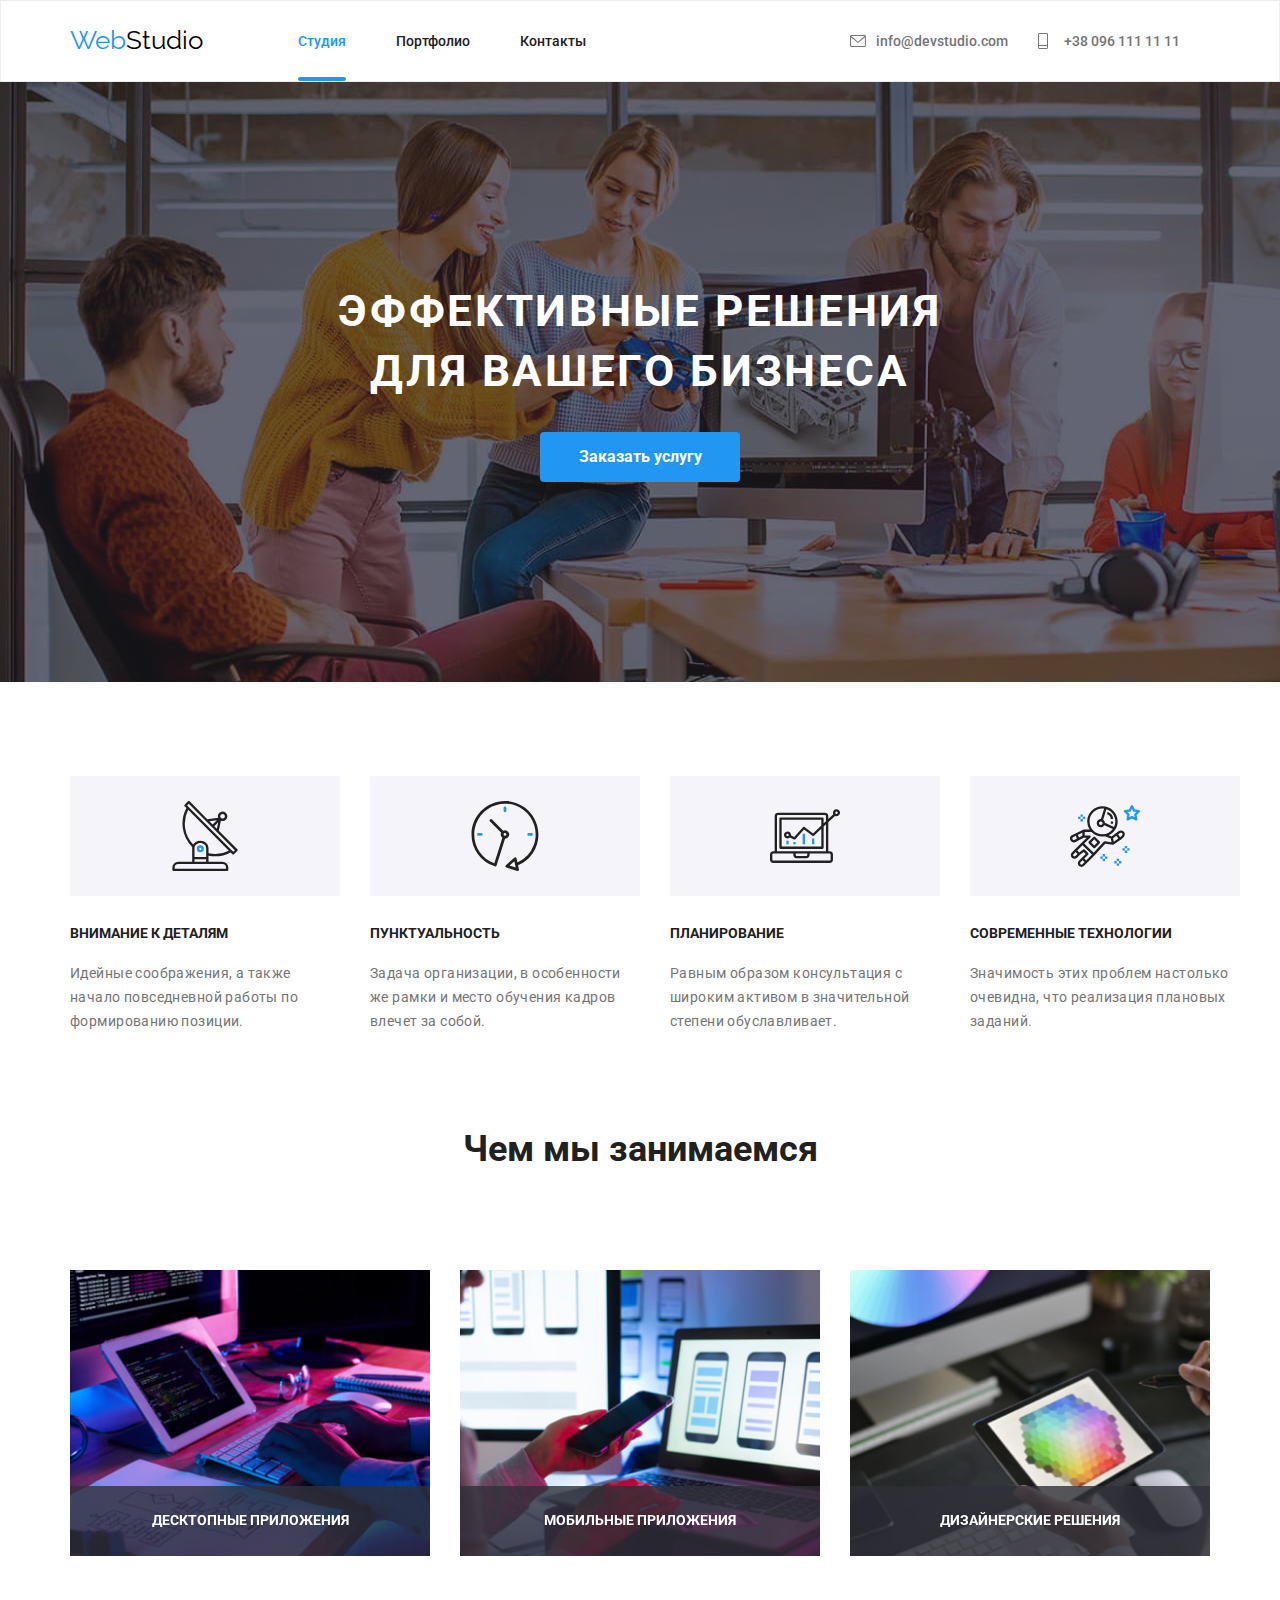
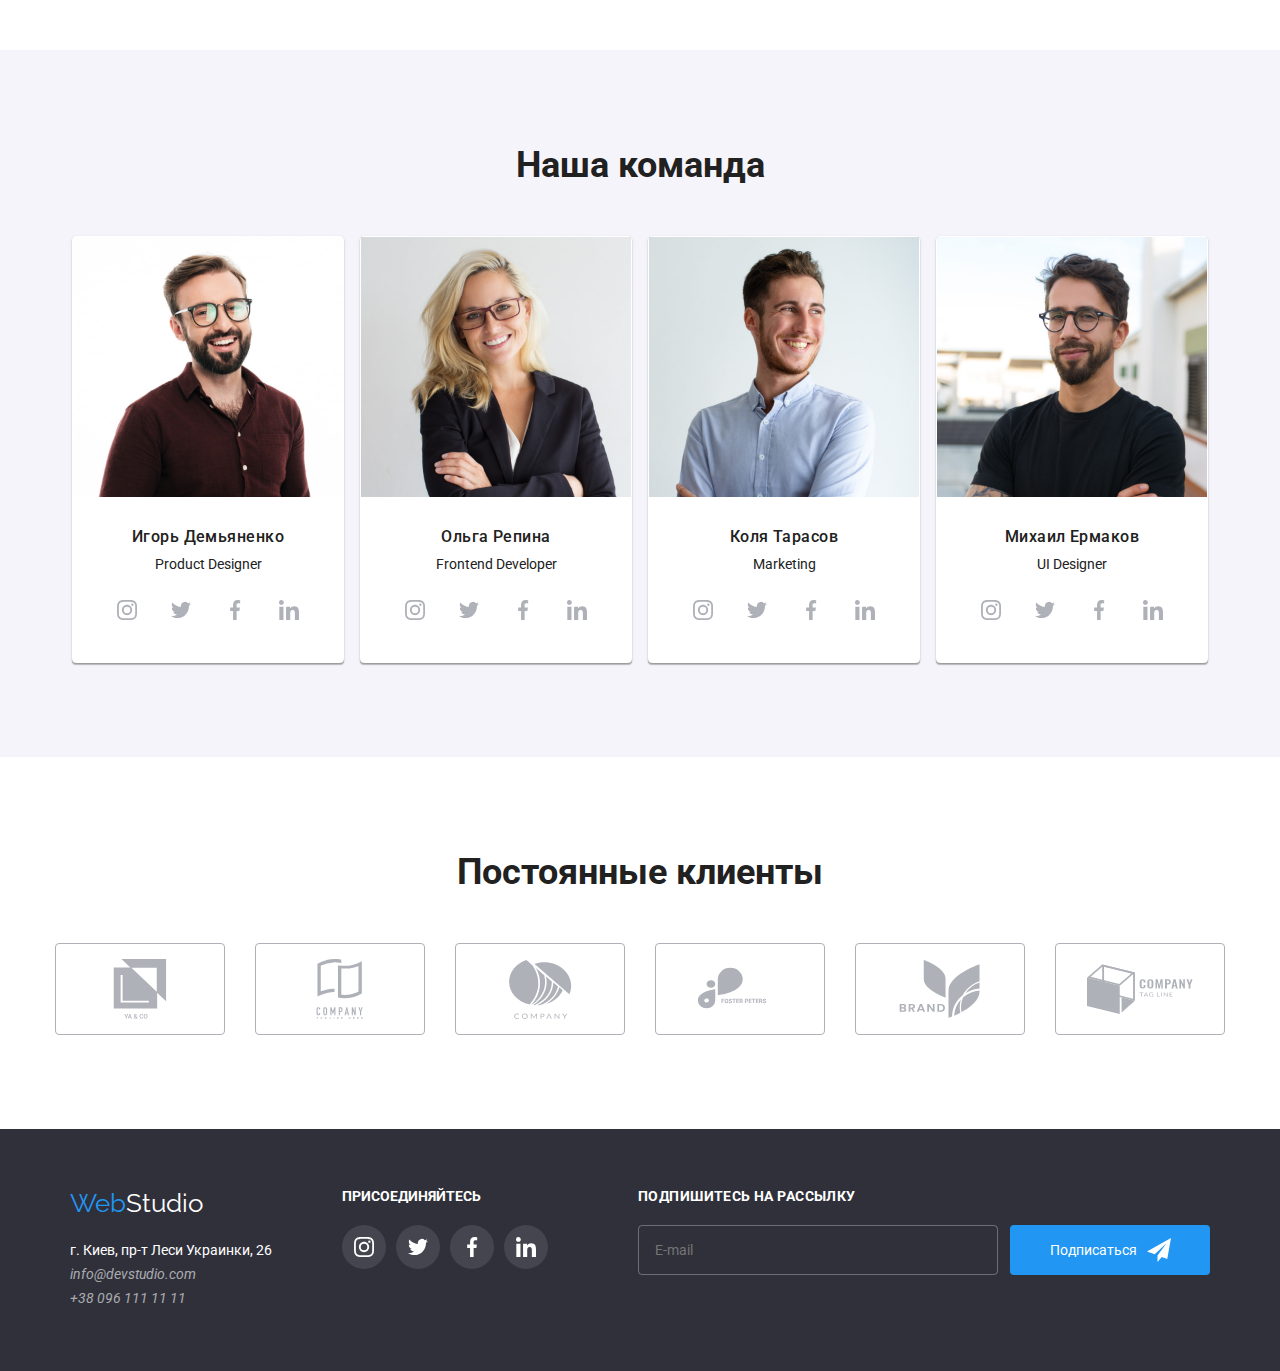
<file: index.html>
<!DOCTYPE html>
<html lang="ru">
  <head>
    <meta charset="UTF-8" />
    <meta http-equiv="X-UA-Compatible" content="IE=edge" />
    <meta name="viewport" content="width=device-width, initial-scale=1.0" />
    <title>Document</title>
    <!-- Шрифты -->
    <link
      href="https://fonts.googleapis.com/css2?family=Raleway:wght@700&family=Roboto:wght@400;500;700;900&display=swap"
      rel="stylesheet"
    />
    <!-- Нормализация -->
    <link
      rel="stylesheet"
      href="https://cdnjs.cloudflare.com/ajax/libs/modern-normalize/1.1.0/modern-normalize.min.css"
    />
    <!-- Стили CSS -->
    <link rel="stylesheet" href="./css/main.min.css">
  </head>
  <body>
    <!-- Шапка сайта -->

    <header class="page-header">

      <!-- logo сайта -->

      <div class="main-nav container">
        <a href="./index.html" class="logo"
          ><span class="logo-color">Web</span>Studio</a
        >

        <!-- Навигация сайта -->

        <nav>
          <ul class="site-nav">
            <li class="site-nav__item">
              <a href="./index.html" class="site-nav__studio-btn current site-nav__link">Студия</a>
            </li>
            <li class="site-nav__item">
              <a href="./portfolio.html" class="site-nav__portfolio-btn site-nav__link">Портфолио</a>
            </li>
            <li class="site-nav__item">
              <a href="" class="site-nav__contacts-btn site-nav__link">Контакты</a>
            </li>
          </ul>
        </nav>

        <!-- Контакты -->

        <ul class="contacts-nav-header">
          <li class="contacts-nav-header__item">
            <a href="mailto:info@devstudio.com" class="contacts-nav-header__mail-btn">
              <svg class="contacts-nav-header__icon-contacts-mail">
                <use
                  href="./images/icon/icons.svg#icon-mail"
                  width="16"
                  height="12"
                ></use>
              </svg>
              info@devstudio.com</a
            >
          </li>
          <li class="contacts-nav-header__item">
            <a href="tel:+380961111111" class="contacts-nav-header__tel-btn">
              <svg class="contacts-nav-header__icon-contacts-phone">
                <use
                  href="./images/icon/icons.svg#icon-Phone"
                  width="10"
                  height="16"
                ></use>
              </svg>
              +38 096 111 11 11</a
            >
          </li>
        </ul>
      </div>
    </header>

    <!-- Уникальный контент -->

    <main>
      <section class="hero overlay">
        <div class="container">
          <h1 class="hero__title">Эффективные решения для вашего бизнеса</h1>
          <button type="button" class="hero-btn" data-modal-open>
            Заказать услугу
          </button>
        </div>

        <!-- Модальное окно -->

        <div class="backdrop is-hidden" data-modal>
          <div class="modal">
            <button type="button" class="modal__close-modal-btn" data-modal-close>
              <svg height="18" width="18">
                <use href="./images/icon/icons.svg#icon-close"></use>
              </svg>
            </button>
            <b class="modal__application"
              >Оставьте свои данные, мы вам перезвоним</b
            >
            <form class="modal__application-form">
              <label for="user-name" class="modal__form-name">
                Имя
                <input type="name" name="user-name" class="modal__form-field" id="user-name"/>
                <svg width="18" height="18" class="modal__icon-form">
                  <use href="./images/icon/icons.svg#icon-person-form"></use>
                </svg>
              </label>
              <label for="tel" class="modal__form-tel">
                Телефон
                <input type="text" class="modal__form-field" name="user-tel" id="tel"/>
                <svg width="18" height="18" class="modal__icon-form">
                  <use href="./images/icon/icons.svg#icon-tel-form"></use>
                </svg>
              </label>
              <label for="mail" class="modal__form-mail">
                Почта
                <input type="text" class="modal__form-field" name="user-mail" id="mail"/>
                <svg width="18" height="18" class="modal__icon-form">
                  <use href="./images/icon/icons.svg#icon-mail-form"></use>
                </svg>
              </label>
              <label for="comment" class="modal__form-comment">
                Комментарий
                <textarea
                  name="user-comment"
                  id="comment"
                  rows="10"
                  placeholder="Введите текст"
                  class="modal__comment-form"
                ></textarea>
              </label>
              <label for="checkbox" class="modal__form-checkbox">
                <input
                  type="checkbox"
                  class="checkbox-btn visually-hidden"
                  id="checkbox"
                  name="form-checkbox"
                />
                <span class="modal__custom-checkbox">
                  <svg width="16" height="15" class="modal__custom-checkbox-icon">
                    <use href="./images/icon/icons.svg#icon-check"></use>
                  </svg>
                </span>
                <span class="modal__conditions">
                  Соглашаюсь с рассылкой и принимаю
                  <a href="" class="modal__conditions-link">Условия договора</a>
                </span>
              </label>
              <button type="submit" class="modal__btn-submit">Отправить</button>
            </form>
            
          </div>
        </div>
      </section>

      <!-- Преимущества -->

      <section class="section">
        <div class="container">
          <h2 hidden>Преимущества</h2>
          <ul class="advantages">
            <li class="advantages__info">
              <div class="advantages__icon">
                <svg class="advantages__icon-file">
                  <use
                    href="./images/icon/icons.svg#icon-antenna"
                    width="70"
                    height="70"
                  ></use>
                </svg>
              </div>
              <h3 class="advantages__title">ВНИМАНИЕ К ДЕТАЛЯМ</h3>
              <p class="advantages__text">
                Идейные соображения, а также начало повседневной работы по
                формированию позиции.
              </p>
            </li>
            <li class="advantages__info">
              <div class="advantages__icon">
                <svg class="advantages__icon-file">
                  <use
                    href="./images/icon/icons.svg#icon-clock"
                    width="70"
                    height="70"
                  ></use>
                </svg>
              </div>
              <h3 class="advantages__title">ПУНКТУАЛЬНОСТЬ</h3>
              <p class="advantages__text">
                Задача организации, в особенности же рамки и место обучения
                кадров влечет за собой.
              </p>
            </li>
            <li class="advantages__info">
              <div class="advantages__icon">
                <svg class="advantages__icon-file">
                  <use
                    href="./images/icon/icons.svg#icon-diagram"
                    width="70"
                    height="70"
                  ></use>
                </svg>
              </div>
              <h3 class="advantages__title">ПЛАНИРОВАНИЕ</h3>
              <p class="advantages__text">
                Равным образом консультация с широким активом в значительной
                степени обуславливает.
              </p>
            </li>
            <li class="advantages__info">
              <div class="advantages__icon">
                <svg class="advantages__icon-file">
                  <use
                    href="./images/icon/icons.svg#icon-astronaut"
                    width="70"
                    height="70"
                  ></use>
                </svg>
              </div>
              <h3 class="advantages__title">СОВРЕМЕННЫЕ ТЕХНОЛОГИИ</h3>
              <p class="advantages__text">
                Значимость этих проблем настолько очевидна, что реализация
                плановых заданий.
              </p>
            </li>
          </ul>
        </div>
      </section>

      <!-- Чем мы занимаемся -->

      <section class="section our-work">
        <div class="container">
          <h3 class="our-work__title">Чем мы занимаемся</h3>
          <ul class="our-work__list">
            <li class="our-work__image">
              <img
                src="./images/img.jpg"
                alt="руки на клавиатуре и написанный код на мониторе"
                width="370"
                height="294"
                class="our-work__picture"
              />
              <p class="our-work__developments">Десктопные приложения</p>
            </li>
            <li class="our-work__image">
              <img
                src="./images/img-2.jpg"
                alt="Телефон и ноутбук"
                width="370"
                height="294"
                class="our-work__picture"
              />
              <p class="our-work__developments">Мобильные приложения</p>
            </li>
            <li class="our-work__image">
              <img
                src="./images/img-3.jpg"
                alt="Палитра цветов на планшете"
                width="370"
                height="294"
                class="our-work__picture"
              />
              <p class="our-work__developments">Дизайнерские решения</p>
            </li>
          </ul>
        </div>
      </section>

      <!-- Наша команда -->

      <section class="our-team-section">
        <div class="container our-team">
          <h2 class="our-team__title">Наша команда</h2>
          <ul class="our-team__list">
            <li class="our-team-card">
              <img
                src="./images/team/демьяненко_игорь.jpg"
                alt="Демьяненко Игорь"
                width="270"
                height="260"
                class="our-team-card__photo"
              />
              <div class="our-team-card__name">
                <h3 class="our-team-card__workers">Игорь Демьяненко</h3>
                <p lang="en" class="our-team-card__position">Product Designer</p>
                <ul class="our-team-card__socials list">
                  <li class="our-team-card__social-item">
                    <a href="" class="our-team-card__network-link" aria-label="Социальная сеть"
                      ><svg class="our-team-card__icon-network">
                        <use
                          href="./images/icon/icons.svg#icon-instagram"
                          width="20"
                          height="20"
                        ></use></svg>
                    </a>
                  </li>
                  <li class="our-team-card__social-item">
                    <a
                      href=""
                      class="our-team-card__network-link"
                      aria-label="Социальная сеть"
                    >
                      <svg class="our-team-card__icon-network">
                        <use
                          href="./images/icon/icons.svg#icon-twitter"
                          width="20"
                          height="20"
                        ></use></svg>
                    </a>
                  </li>
                  <li class="our-team-card__social-item">
                    <a href="" class="our-team-card__network-link" aria-label="Социальная сеть"
                      ><svg class="our-team-card__icon-network">
                        <use
                          href="./images/icon/icons.svg#icon-facebook"
                          width="20"
                          height="20"
                        ></use></svg>
                    </a>
                  </li>
                  <li class="our-team-card__social-item">
                    <a href="" class="our-team-card__network-link" aria-label="Социальная сеть"
                      ><svg class="our-team-card__icon-network">
                        <use
                          href="./images/icon/icons.svg#icon-linkedin"
                          width="20"
                          height="20"
                        ></use></svg>
                    </a>
                  </li>
                </ul>
              </div>
            </li>
            <li class="our-team-card">
              <img
                src="./images/team/репина_ольга.jpg"
                alt="Репина Ольга"
                width="270"
                height="260"
                class="our-team-card__photo"
              />
              <div class="our-team-card__name">
                <h3 class="our-team-card__workers">Ольга Репина</h3>
                <p lang="en" class="our-team-card__position">Frontend Developer</p>
                <ul class="our-team-card__socials list">
                  <li class="our-team-card__social-item">
                    <a href="" class="our-team-card__network-link" aria-label="Социальная сеть"
                      ><svg class="our-team-card__icon-network">
                        <use
                          href="./images/icon/icons.svg#icon-instagram"
                          width="20"
                          height="20"
                        ></use></svg>
                    </a>
                  </li>
                  <li class="our-team-card__social-item">
                    <a href="" class="our-team-card__network-link" aria-label="Социальная сеть"
                      ><svg class="our-team-card__icon-network">
                        <use
                          href="./images/icon/icons.svg#icon-twitter"
                          width="20"
                          height="20"
                        ></use></svg>
                    </a>
                  </li>
                  <li class="our-team-card__social-item">
                    <a href="" class="our-team-card__network-link" aria-label="Социальная сеть"
                      ><svg class="our-team-card__icon-network">
                        <use
                          href="./images/icon/icons.svg#icon-facebook"
                          width="20"
                          height="20"
                        ></use></svg>
                    </a>
                  </li>
                  <li class="our-team-card__social-item">
                    <a href="" class="our-team-card__network-link" aria-label="Социальная сеть"
                      ><svg class="our-team-card__icon-network">
                        <use
                          href="./images/icon/icons.svg#icon-linkedin"
                          width="20"
                          height="20"
                        ></use></svg>
                    </a>
                  </li>
                </ul>
              </div>
            </li>
            <li class="our-team-card">
              <img
                src="./images/team/тарасов_николай.jpg"
                alt="Тарасов Николай"
                width="270"
                height="260"
                class="our-team-card__photo"
              />
              <div class="our-team-card__name">
                <h3 class="our-team-card__workers">Коля Тарасов</h3>
                <p lang="en" class="our-team-card__position">Marketing</p>
                <ul class="our-team-card__socials list">
                  <li class="our-team-card__social-item">
                    <a href="" class="our-team-card__network-link" aria-label="Социальная сеть"
                      ><svg class="our-team-card__icon-network">
                        <use
                          href="./images/icon/icons.svg#icon-instagram"
                          width="20"
                          height="20"
                        ></use></svg>
                    </a>
                  </li>
                  <li class="our-team-card__social-item">
                    <a href="" class="our-team-card__network-link" aria-label="Социальная сеть"
                      ><svg class="our-team-card__icon-network">
                        <use
                          href="./images/icon/icons.svg#icon-twitter"
                          width="20"
                          height="20"
                        ></use></svg>
                    </a>
                  </li>
                  <li class="our-team-card__social-item">
                    <a href="" class="our-team-card__network-link" aria-label="Социальная сеть"
                      ><svg class="our-team-card__icon-network">
                        <use
                          href="./images/icon/icons.svg#icon-facebook"
                          width="20"
                          height="20"
                        ></use></svg>
                    </a>
                  </li>
                  <li class="our-team-card__social-item">
                    <a href="" class="our-team-card__network-link" aria-label="Социальная сеть"
                      ><svg class="our-team-card__icon-network">
                        <use
                          href="./images/icon/icons.svg#icon-linkedin"
                          width="20"
                          height="20"
                        ></use></svg>
                    </a>
                  </li>
                </ul>
              </div>
            </li>
            <li class="our-team-card">
              <img
                src="./images/team/ермаков_михаил.jpg"
                alt="Ермаков Михаил"
                width="270"
                height="260"
                class="our-team-card__photo"
              />
              <div class="our-team-card__name">
                <h3 class="our-team-card__workers">Михаил Ермаков</h3>
                <p lang="en" class="our-team-card__position">UI Designer</p>
                <ul class="our-team-card__socials list">
                  <li class="our-team-card__social-item">
                    <a href="" class="our-team-card__network-link" aria-label="Социальная сеть"
                      ><svg class="our-team-card__icon-network">
                        <use
                          href="./images/icon/icons.svg#icon-instagram"
                          width="20"
                          height="20"
                        ></use></svg>
                    </a>
                  </li>
                  <li class="our-team-card__social-item">
                    <a href="" class="our-team-card__network-link" aria-label="Социальная сеть"
                      ><svg class="our-team-card__icon-network">
                        <use
                          href="./images/icon/icons.svg#icon-twitter"
                          width="20"
                          height="20"
                        ></use></svg>
                    </a>
                  </li>
                  <li class="our-team-card__social-item">
                    <a href="" class="our-team-card__network-link" aria-label="Социальная сеть"
                      ><svg class="our-team-card__icon-network">
                        <use
                          href="./images/icon/icons.svg#icon-facebook"
                          width="20"
                          height="20"
                        ></use></svg>
                    </a>
                  </li>
                  <li class="our-team-card__social-item">
                    <a href="" class="our-team-card__network-link" aria-label="Социальная сеть"
                      ><svg class="our-team-card__icon-network">
                        <use
                          href="./images/icon/icons.svg#icon-linkedin"
                          width="20"
                          height="20"
                        ></use></svg>
                    </a>
                  </li>
                </ul>
              </div>
            </li>
          </ul>
        </div>
      </section>

      <!-- Постоянные клиенты -->

      <section class="section">
        <div class="regular-clients">
          <h2 class="regular-clients__title">Постоянные клиенты</h2>
        <ul class="regular-clients__list">
          <li class="regular-clients__item">
            <svg class="regular-clients__logo">
              <use
                href="./images/icon/icons.svg#icon-client-1"
                width="106"
                height="60"
              ></use>
            </svg>
          </li>
          <li class="regular-clients__item">
            <svg class="regular-clients__logo">
              <use
                href="./images/icon/icons.svg#icon-client-2"
                width="106"
                height="60"
              ></use>
            </svg>
          </li>
          <li class="regular-clients__item">
            <svg class="regular-clients__logo">
              <use
                href="./images/icon/icons.svg#icon-client-3"
                width="106"
                height="60"
              ></use>
            </svg>
          </li>
          <li class="regular-clients__item">
            <svg class="regular-clients__logo">
              <use
                href="./images/icon/icons.svg#icon-client-4"
                width="106"
                height="60"
              ></use>
            </svg>
          </li>
          <li class="regular-clients__item">
            <svg class="regular-clients__logo">
              <use
                href="./images/icon/icons.svg#icon-client-5"
                width="106"
                height="60"
              ></use>
            </svg>
          </li>
          <li class="regular-clients__item">
            <svg class="regular-clients__logo">
              <use
                href="./images/icon/icons.svg#icon-client-6"
                width="106"
                height="60"
              ></use>
            </svg>
          </li>
        </ul>
        </div>
      </section>
    </main>

    <!-- Подвал -->

    <footer class="footer">
      <div class="container footer__container">
        <div class="footer__contacts">
          <a href="./index.html" class="logo footer-logo"
            ><span class="logo-color">Web</span
            ><span class="footer-logo-color">Studio</span></a
          >

          <!-- Контакты -->
          <address>
            <ul class="contacts-nav-footer">
              <li class="contacts-nav-footer__navigation">г. Киев, пр-т Леси Украинки, 26</li>
              <li>
                <a href="mailto:info@devstudio.com" class="contacts-nav-footer__mail-btn"
                  >info@devstudio.com</a
                >
              </li>
              <li>
                <a href="tel:+380961111111" class="contacts-nav-footer__tel-btn"
                  >+38 096 111 11 11</a
                >
              </li>
            </ul>
          </address>
        </div>
        <div class="social-footer">
          <p class="social-footer__title">присоединяйтесь</p>
          <ul class="social-footer__list">
            <li class="social-footer__item">
              <a href="" class="social-footer__link">
                <svg class="social-footer__icon">
                  <use
                    href="./images/icon/icons.svg#icon-instagram"
                    width="20"
                    height="20"
                    aria-label="instagram"
                  ></use></svg>
              </a>
            </li>
            <li class="social-footer__item">
              <a href="" class="social-footer__link"
                ><svg class="social-footer__icon">
                  <use
                    href="./images/icon/icons.svg#icon-twitter"
                    width="20"
                    height="20"
                    aria-label="twitter"
                  ></use></svg>
                </a>
            </li>
            <li class="social-footer__item">
              <a href="" class="social-footer__link"
                ><svg class="social-footer__icon">
                  <use
                    href="./images/icon/icons.svg#icon-facebook"
                    width="20"
                    height="20"
                    aria-label="facebook"
                  ></use></svg>
              </a>
            </li>
            <li class="social-footer__item">
              <a href="" class="social-footer__link">
                <svg class="social-footer__icon">
                  <use
                    href="./images/icon/icons.svg#icon-linkedin"
                    width="20"
                    height="20"
                    aria-label="linkedin"
                  ></use></svg>
              </a>
            </li>
          </ul>
        </div>
        <div class="form-footer">
          <p class="form-footer__text">Подпишитесь на рассылку</p>
          <div class="form-footer__subscribe">
            <form class="form-footer__email">
              <input
                type="email"
                name="email"
                placeholder="E-mail"
                class="form-footer__email-input"
              />
            </form>
            <button type="button" class="subscribe-btn">
              Подписаться
              <svg height="24" width="24" class="subscribe-btn__icon">
                <use href="./images/icon/icons.svg#icon-telegram"></use>
              </svg>
            </button>
          </div>
        </div>
      </div>
    </footer>
    <script src="./js/modal.js"></script>
  </body>
</html>
</file>
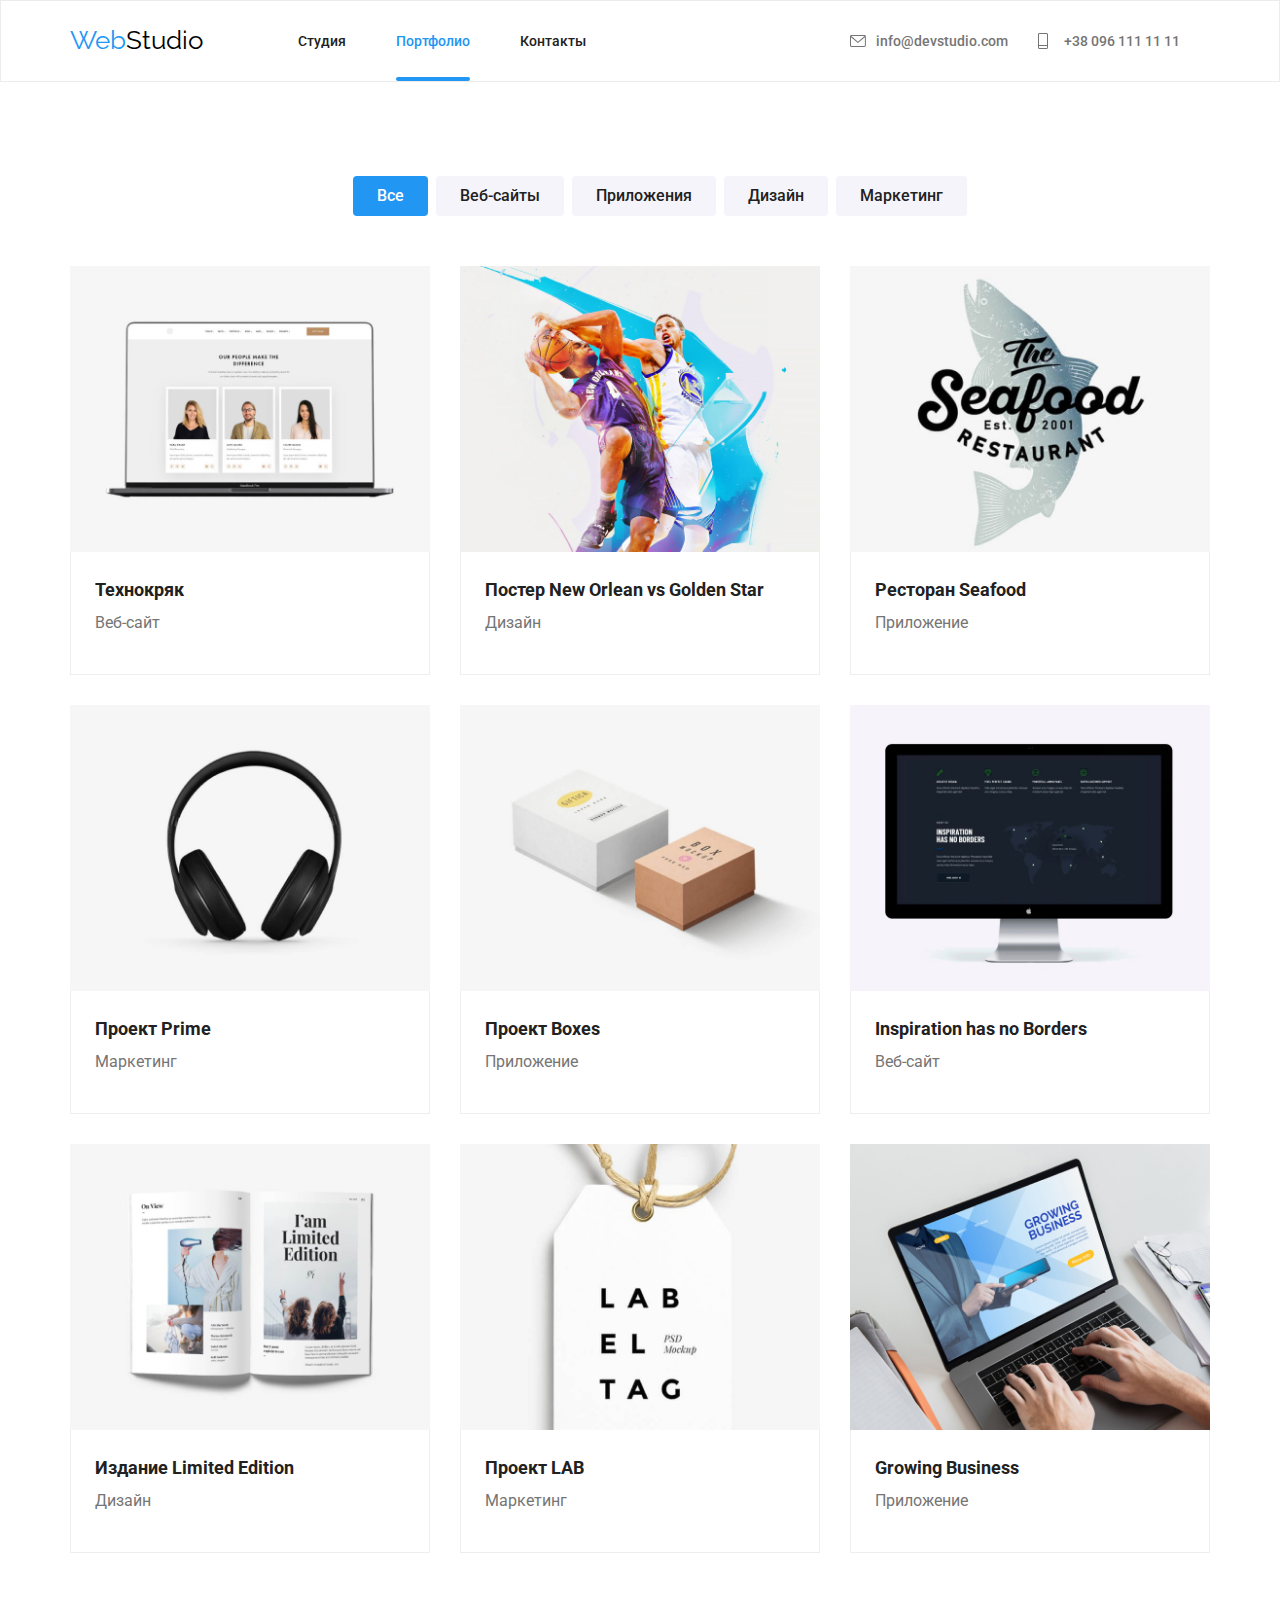
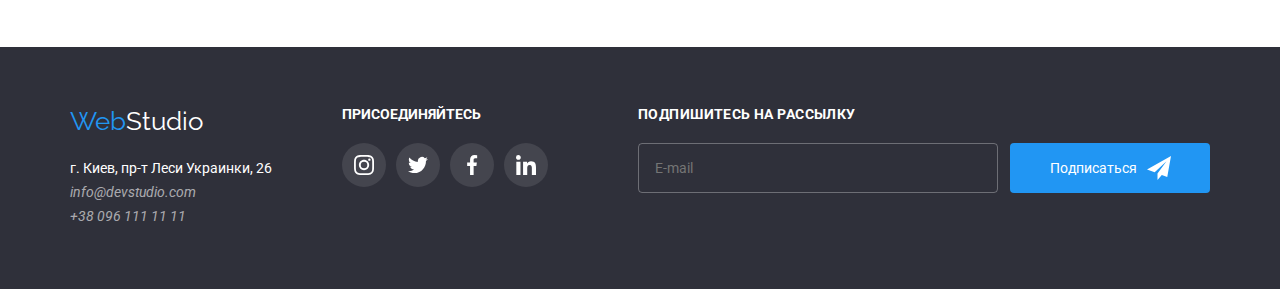
<file: portfolio.html>
<!DOCTYPE html>
<html lang="ru">
  <head>
    <meta charset="UTF-8" />
    <meta http-equiv="X-UA-Compatible" content="IE=edge" />
    <meta name="viewport" content="width=device-width, initial-scale=1.0" />
    <title>Document</title>

    <!-- Шрифты -->

    <link
      href="https://fonts.googleapis.com/css2?family=Raleway:wght@700&family=Roboto:wght@400;500;700;900&display=swap"
      rel="stylesheet"
    />

    <!-- Нормализация -->

    <link
      rel="stylesheet"
      href="https://cdnjs.cloudflare.com/ajax/libs/modern-normalize/1.1.0/modern-normalize.min.css"
    />

    <!-- Стили CSS -->

    <link rel="stylesheet" href="./css/main.min.css">
  </head>
  <body>
    <!-- Шапка сайта -->

    <header class="page-header">

      <!-- logo сайта -->

      <div class="main-nav container">
        <a href="./index.html" class="logo"
          ><span class="logo-color">Web</span>Studio</a
        >

        <!-- Навигация сайта -->

        <nav>
          <ul class="site-nav">
            <li class="site-nav__item">
              <a href="./index.html" class="site-nav__studio-btn site-nav__link">Студия</a>
            </li>
            <li class="site-nav__item">
              <a href="./portfolio.html" class="site-nav__portfolio-btn site-nav__link current"
                >Портфолио</a
              >
            </li>
            <li class="site-nav__item">
              <a href="" class="site-nav__contacts-btn site-nav__link">Контакты</a>
            </li>
          </ul>
        </nav>

        <!-- Контакты -->

        <ul class="contacts-nav-header">
          <li class="contacts-nav-header__item">
            <a href="mailto:info@devstudio.com" class="contacts-nav-header__mail-btn">
              <svg class="contacts-nav-header__icon-contacts-mail">
                <use
                  href="./images/icon/icons.svg#icon-mail"
                  width="16"
                  height="12"
                ></use>
              </svg>
              info@devstudio.com</a
            >
          </li>
          <li class="contacts-nav-header__item">
            <a href="tel:+380961111111" class="contacts-nav-header__tel-btn">
              <svg class="contacts-nav-header__icon-contacts-phone">
                <use
                  href="./images/icon/icons.svg#icon-Phone"
                  width="10"
                  height="16"
                ></use>
              </svg>
              +38 096 111 11 11</a
            >
          </li>
        </ul>
      </div>
    </header>
    <main>
      <!-- Категории (кнопки) -->

      <section class="section">
        <div class="container">
          <h1 hidden>Категории</h1>
          <ul class="categories">
            <li class="categories__item">
              <button type="button" class="categories__button active">Все</button>
            </li>
            <li class="categories__item">
              <button type="button" class="categories__button">Веб-сайты</button>
            </li>
            <li class="categories__item">
              <button type="button" class="categories__button">Приложения</button>
            </li>
            <li class="categories__item">
              <button type="button" class="categories__button">Дизайн</button>
            </li>
            <li class="categories__item">
              <button type="button" class="categories__button">Маркетинг</button>
            </li>
          </ul>
        </div>

        <!-- Категории (элементы) -->

        <div class="container">
          <ul class="cards-list">
            <li class="cards-list__item">
              <a href="" class="card">
                <div class="card__item">
                  <img
                    src="./images/portfolio/technoquack.jpeg"
                    alt="Технокряк"
                    width="370"
                    height="294"
                  />
                  <p class="card__text">
                    Ресурс предлагает комплексные предложения с разным уровнем
                    функционала и сервисов. Все это позволит посетителю получить
                    исчерпывающие сведения о компании или частном лице.
                  </p>
                </div>
                <div class="card__inform">
                  <h2 class="card__title">Технокряк</h2>
                  <p class="card__website">Веб-сайт</p>
                </div>
              </a>
            </li>
            <li class="cards-list__item">
              <a href="" class="card">
                <div class="card__item">
                <img
                  src="./images/portfolio/poster.jpeg"
                  alt="постер"
                  width="370"
                  height="294"
                />
                 <p class="card__text">
                    Ресурс предлагает комплексные предложения с разным уровнем
                    функционала и сервисов. Все это позволит посетителю получить
                    исчерпывающие сведения о компании или частном лице.
                  </p>
              </div>
                <div class="card__inform">
                  <h2 class="card__title">Постер New Orlean vs Golden Star</h2>
                  <p class="card__website">Дизайн</p>
                </div>
              </a>
            </li>
            <li class="cards-list__item">
              <a href="" class="card">
                <div class="card__item">
                <img
                  src="./images/portfolio/seafood.jpeg"
                  alt="ресторан"
                  width="370"
                  height="294"
                />
                 <p class="card__text">
                    Ресурс предлагает комплексные предложения с разным уровнем
                    функционала и сервисов. Все это позволит посетителю получить
                    исчерпывающие сведения о компании или частном лице.
                  </p>
                </div>
                <div class="card__inform">
                  <h2 class="card__title">Ресторан Seafood</h2>
                  <p class="card__website">Приложение</p>
                </div>
              </a>
            </li>
            <li class="cards-list__item">
              <a href="" class="card">
                <div class="card__item">
                  <img
                  src="./images/portfolio/headphones.jpeg"
                  alt="наушники"
                  width="370"
                  height="294"
                />
                 <p class="card__text">
                    Ресурс предлагает комплексные предложения с разным уровнем
                    функционала и сервисов. Все это позволит посетителю получить
                    исчерпывающие сведения о компании или частном лице.
                  </p>
                </div>
                <div class="card__inform">
                  <h2 class="card__title">Проект Prime</h2>
                  <p class="card__website">Маркетинг</p>
                </div>
              </a>
            </li>
            <li class="cards-list__item">
              <a href="" class="card">
                <div class="card__item">
                <img
                  src="./images/portfolio/boxes.jpeg"
                  alt="коробки"
                  width="370"
                  height="294"
                />
                 <p class="card__text">
                    Ресурс предлагает комплексные предложения с разным уровнем
                    функционала и сервисов. Все это позволит посетителю получить
                    исчерпывающие сведения о компании или частном лице.
                  </p>
                </div>
                <div class="card__inform">
                  <h2 class="card__title">Проект Boxes</h2>
                  <p class="card__website">Приложение</p>
                </div>
              </a>
            </li>
            <li class="cards-list__item">
              <a href="" class="card">
                <div class="card__item"><img
                  src="./images/portfolio/bordes.jpeg"
                  alt="доска"
                  width="370"
                  height="294"
                />
                 <p class="card__text">
                    Ресурс предлагает комплексные предложения с разным уровнем
                    функционала и сервисов. Все это позволит посетителю получить
                    исчерпывающие сведения о компании или частном лице.
                  </p>
                </div>
                <div class="card__inform">
                  <h2 class="card__title">Inspiration has no Borders</h2>
                  <p class="card__website">Веб-сайт</p>
                </div>
              </a>
            </li>
            <li class="cards-list__item">
              <a href="" class="card">
                <div class="card__item">
                <img
                  src="./images/portfolio/limited-edition.jpeg"
                  alt="книга"
                  width="370"
                  height="294"
                />
                 <p class="card__text">
                    Ресурс предлагает комплексные предложения с разным уровнем
                    функционала и сервисов. Все это позволит посетителю получить
                    исчерпывающие сведения о компании или частном лице.
                  </p>
                </div>
                <div class="card__inform">
                  <h2 class="card__title">Издание Limited Edition</h2>
                  <p class="card__website">Дизайн</p>
                </div>
              </a>
            </li>
            <li class="cards-list__item">
              <a href="" class="card">
                <div class="card__item">
                <img
                  src="./images/portfolio/lab.jpeg"
                  alt="лаб"
                  width="370"
                  height="294"
                />
                 <p class="card__text">
                    Ресурс предлагает комплексные предложения с разным уровнем
                    функционала и сервисов. Все это позволит посетителю получить
                    исчерпывающие сведения о компании или частном лице.
                  </p>
                </div>
                <div class="card__inform">
                  <h2 class="card__title">Проект LAB</h2>
                  <p class="card__website">Маркетинг</p>
                </div>
              </a>
            </li>
            <li class="cards-list__item">
              <a href="" class="card">
                <div class="card__item">
                <img
                  src="./images/portfolio/growing-busines.jpeg"
                  alt="бизнес"
                  width="370"
                  height="294"
                />
                 <p class="card__text">
                    Ресурс предлагает комплексные предложения с разным уровнем
                    функционала и сервисов. Все это позволит посетителю получить
                    исчерпывающие сведения о компании или частном лице.
                  </p>
                </div>
                <div class="card__inform">
                  <h2 class="card__title">Growing Business</h2>
                  <p class="card__website">Приложение</p>
                </div>
              </a>
            </li>
          </ul>
        </div>
      </section>
    </main>

    <!-- Подвал -->

    <footer class="footer">
      <div class="container footer__container">
        <div class="footer__contacts">
          <a href="./index.html" class="logo footer-logo"
            ><span class="logo-color">Web</span
            ><span class="footer-logo-color">Studio</span></a
          >

          <!-- Контакты -->
          <address>
            <ul class="contacts-nav-footer">
              <li class="contacts-nav-footer__navigation">г. Киев, пр-т Леси Украинки, 26</li>
              <li>
                <a href="mailto:info@devstudio.com" class="contacts-nav-footer__mail-btn"
                  >info@devstudio.com</a
                >
              </li>
              <li>
                <a href="tel:+380961111111" class="contacts-nav-footer__tel-btn"
                  >+38 096 111 11 11</a
                >
              </li>
            </ul>
          </address>
        </div>
        <div class="social-footer">
          <p class="social-footer__title">присоединяйтесь</p>
          <ul class="social-footer__list">
            <li class="social-footer__item">
              <a href="" class="social-footer__link">
                <svg class="social-footer__icon">
                  <use
                    href="./images/icon/icons.svg#icon-instagram"
                    width="20"
                    height="20"
                    aria-label="instagram"
                  ></use></svg>
              </a>
            </li>
            <li class="social-footer__item">
              <a href="" class="social-footer__link"
                ><svg class="social-footer__icon">
                  <use
                    href="./images/icon/icons.svg#icon-twitter"
                    width="20"
                    height="20"
                    aria-label="twitter"
                  ></use></svg>
                </a>
            </li>
            <li class="social-footer__item">
              <a href="" class="social-footer__link"
                ><svg class="social-footer__icon">
                  <use
                    href="./images/icon/icons.svg#icon-facebook"
                    width="20"
                    height="20"
                    aria-label="facebook"
                  ></use></svg>
              </a>
            </li>
            <li class="social-footer__item">
              <a href="" class="social-footer__link">
                <svg class="social-footer__icon">
                  <use
                    href="./images/icon/icons.svg#icon-linkedin"
                    width="20"
                    height="20"
                    aria-label="linkedin"
                  ></use></svg>
              </a>
            </li>
          </ul>
        </div>
        <div class="form-footer">
          <p class="form-footer__text">Подпишитесь на рассылку</p>
          <div class="form-footer__subscribe">
            <form class="form-footer__email">
              <input
                type="email"
                name="email"
                placeholder="E-mail"
                class="form-footer__email-input"
              />
            </form>
            <button type="button" class="subscribe-btn">
              Подписаться
              <svg height="24" width="24" class="subscribe-btn__icon">
                <use href="./images/icon/icons.svg#icon-telegram"></use>
              </svg>
            </button>
          </div>
        </div>
      </div>
    </footer>
    <script src="./js/modal.js"></script>
  </body>
</html>
</file>
<file: css/main.min.css>
:root{--primery-background-color: #e5e5e5;--contacts-text-color: #757575;--header-color-text: #212121;--focus-color-text: #2196f3;--logo-color: #000000;--white-color-text: #ffffff;--button-color: #f5f4fa;--footer-bg-color: #2f303a;--accent-hero-button: #188ce8;--section-our-team-bc: #f5f4fa;--border-header-color: #ececec;--focus-hover-color-btn: #2196f3;--transition-timing-function: cubic-bezier(0.4, 0, 0.2, 1)
}.visually-hidden{position:absolute;white-space:nowrap;width:1px;height:1px;overflow:hidden;border:0;padding:0;clip:rect(0 0 0 0);-webkit-clip-path:inset(50%);clip-path:inset(50%);margin:-1px}:root{--primery-background-color: #e5e5e5;--contacts-text-color: #757575;--header-color-text: #212121;--focus-color-text: #2196f3;--logo-color: #000000;--white-color-text: #ffffff;--button-color: #f5f4fa;--footer-bg-color: #2f303a;--accent-hero-button: #188ce8;--section-our-team-bc: #f5f4fa;--border-header-color: #ececec;--focus-hover-color-btn: #2196f3;--transition-timing-function: cubic-bezier(0.4, 0, 0.2, 1)
}body{font-family:"Roboto", sans-serif;font-size:14px;color:var(--header-color-text)}img{display:block;max-width:100%;height:auto}h1,h2,h3,h4,h5,h6,p{margin:0;padding:0}a{text-decoration:none}ul{list-style-type:none}.section,.our-team-section{padding-top:94px;padding-bottom:94px}.page-header{border:1px solid var(--border-header-color)}.site-nav .current{color:var(--focus-color-text)}.list .current{background-color:var(--focus-color-text);color:var(--white-color-text)}.container{width:1170px;padding-left:15px;padding-right:15px;margin-right:auto;margin-left:auto}.logo{color:var(--logo-color);font-family:"Raleway", sans-serif;font-size:26px;margin-right:95px;padding-top:25px;padding-bottom:25px}.logo-color{color:var(--focus-color-text)}.footer-logo{display:inline-block;padding-bottom:20px;padding-top:0;margin:0}.footer-logo-color{color:var(--white-color-text)}.main-nav{display:-webkit-box;display:-ms-flexbox;display:flex;-webkit-box-align:center;-ms-flex-align:center;align-items:center;align-items:center}.site-nav{text-decoration:none;padding-left:0px}.site-nav__item{margin-right:50px}.site-nav__studio-btn,.site-nav__portfolio-btn{position:relative}.site-nav__studio-btn,.site-nav__portfolio-btn,.site-nav__contacts-btn,.contacts-nav-header__mail-btn,.contacts-nav-header__tel-btn{-webkit-transition-duration:250ms;transition-duration:250ms;-webkit-transition-timing-function:var(--transition-timing-function);transition-timing-function:var(--transition-timing-function)}.contacts-nav-header__mail-btn,.contacts-nav-header__tel-btn{padding-top:32px;padding-bottom:32px}.site-nav,.contacts-nav-header{display:-webkit-box;display:-ms-flexbox;display:flex;margin:0;-webkit-box-align:center;-ms-flex-align:center;align-items:center;margin-left:auto}.site-nav__item:last-child,.contacts-nav-header .item:last-child{margin-right:0}.site-nav__studio-btn.current::after,.site-nav__portfolio-btn.current::after{content:"";position:absolute;display:block;bottom:0;left:0;height:4px;width:100%;background:var(--focus-hover-color-btn);border-radius:2px}.site-nav__studio-btn:hover,.site-nav__portfolio-btn:hover,.site-nav__contacts-btn:hover,.contacts-nav-header__mail-btn:hover,.contacts-nav-header__tel-btn:hover,.mail-btn-footer:hover,.tel-btn-footer:hover{color:var(--focus-color-text)}.site-nav__studio-btn:focus,.site-nav__portfolio-btn:focus,.site-nav__contacts-btn:focus,.contacts-nav-header__mail-btn:focus,.contacts-nav-header__tel-btn:focus,.mail-btn-footer:focus,.tel-btn-footer:focus{color:var(--focus-color-text)}.site-nav__link{font-weight:500;color:var(--header-color-text);text-decoration:none;padding-top:32px;padding-bottom:32px}.contacts-nav-header__icon-contacts-phone{width:16px;height:16px;margin-right:10px;fill:currentColor;-webkit-box-align:center;-ms-flex-align:center;align-items:center}.contacts-nav-header__icon-contacts-phone:hover{color:var(--focus-color-text)}.contacts-nav-header__icon-contacts-mail{width:16px;height:12px;margin-right:10px;fill:currentColor;-webkit-box-align:center;-ms-flex-align:center;align-items:center}.contacts-nav-header__icon-contacts-mail:hover{color:var(--focus-color-text)}.contacts-nav-header__mail-btn,.contacts-nav-header__tel-btn{font-weight:500;color:var(--contacts-text-color);text-decoration:none;display:-webkit-box;display:-ms-flexbox;display:flex;margin-right:30px;-webkit-box-pack:center;-ms-flex-pack:center;justify-content:center;-webkit-box-align:center;-ms-flex-align:center;align-items:center}.backdrop{position:fixed;top:0;left:0;width:100%;height:100%;background:rgba(0,0,0,0.2);-webkit-transition-duration:250ms;transition-duration:250ms;-webkit-transition-timing-function:var(--transition-timing-function);transition-timing-function:var(--transition-timing-function);opacity:1;-webkit-transform:scale(1);transform:scale(1)}.backdrop.is-hidden{opacity:0;pointer-events:none;-webkit-transform:scale(1.1);transform:scale(1.1)}.modal{position:absolute;width:528px;background-color:#ffffff;-webkit-box-shadow:0px 1px 3px rgba(0,0,0,0.12),0px 1px 1px rgba(0,0,0,0.14),0px 2px 1px rgba(0,0,0,0.2);box-shadow:0px 1px 3px rgba(0,0,0,0.12),0px 1px 1px rgba(0,0,0,0.14),0px 2px 1px rgba(0,0,0,0.2);border-radius:4px;top:50%;left:50%;-webkit-transform:translate(-50%, -50%);transform:translate(-50%, -50%)}.modal__close-modal-btn{display:-webkit-box;display:-ms-flexbox;display:flex;width:30px;height:30px;background:#ffffff;border:1px solid rgba(0,0,0,0.1);border-radius:50%;-webkit-box-align:center;-ms-flex-align:center;align-items:center;-webkit-box-pack:center;-ms-flex-pack:center;justify-content:center;padding:0;margin-top:8px;margin-right:8px;margin-left:auto;cursor:pointer;-webkit-transition:250ms cubic-bezier(0.4, 0, 0.2, 1),-webkit-transform;transition:250ms cubic-bezier(0.4, 0, 0.2, 1),-webkit-transform;transition:transform,250ms cubic-bezier(0.4, 0, 0.2, 1);transition:transform,250ms cubic-bezier(0.4, 0, 0.2, 1),-webkit-transform}.modal__close-modal-btn:hover,.modal__close-modal-btn:focus{fill:#2196F3}.modal__application{display:-webkit-box;display:-ms-flexbox;display:flex;left:auto;right:auto;font-weight:700;font-size:20px;line-height:1.15;text-align:center;letter-spacing:0.03em;-webkit-box-pack:center;-ms-flex-pack:center;justify-content:center;margin-bottom:12px}.modal__application-form{display:-webkit-box;display:-ms-flexbox;display:flex;-webkit-box-orient:vertical;-webkit-box-direction:normal;-ms-flex-direction:column;flex-direction:column;margin-left:40px;margin-right:40px;margin-bottom:30px}.modal__form-field{display:inline-block;height:40px;border:1px solid rgba(33,33,33,0.2);border-radius:4px;margin-bottom:10px;padding-left:38px;-webkit-transition:250ms cubic-bezier(0.4, 0, 0.2, 1),-webkit-transform;transition:250ms cubic-bezier(0.4, 0, 0.2, 1),-webkit-transform;transition:transform,250ms cubic-bezier(0.4, 0, 0.2, 1);transition:transform,250ms cubic-bezier(0.4, 0, 0.2, 1),-webkit-transform;outline:transparent}.modal__form-name,.modal__form-tel,.modal__form-mail,.modal__form-comment{position:relative;display:-webkit-box;display:-ms-flexbox;display:flex;-webkit-box-orient:vertical;-webkit-box-direction:normal;-ms-flex-direction:column;flex-direction:column;margin-bottom:10px;font-weight:400;font-size:12px;line-height:1.66;color:#757575;margin-bottom:0}.modal__form-comment{margin-bottom:20px}.modal__comment-form{border:1px solid rgba(33,33,33,0.2);border-radius:4px;resize:none;padding-top:12px;padding-left:16px;-webkit-transition:250ms cubic-bezier(0.4, 0, 0.2, 1),-webkit-transform;transition:250ms cubic-bezier(0.4, 0, 0.2, 1),-webkit-transform;transition:transform,250ms cubic-bezier(0.4, 0, 0.2, 1);transition:transform,250ms cubic-bezier(0.4, 0, 0.2, 1),-webkit-transform;outline:transparent}.modal__icon-form{position:absolute;top:30px;left:12px;-webkit-transition:250ms cubic-bezier(0.4, 0, 0.2, 1),-webkit-transform;transition:250ms cubic-bezier(0.4, 0, 0.2, 1),-webkit-transform;transition:transform,250ms cubic-bezier(0.4, 0, 0.2, 1);transition:transform,250ms cubic-bezier(0.4, 0, 0.2, 1),-webkit-transform}.modal__form-field:focus+.modal__icon-form,.modal__form-field:hover+.modal__icon-form{fill:#2196F3;outline:transparent}.modal__form-field:focus,.modal__form-field:hover,.modal__comment-form:focus,.modal__comment-form:hover{border-color:#2196F3}.modal__form-checkbox{display:-webkit-box;display:-ms-flexbox;display:flex;-webkit-box-pack:center;-ms-flex-pack:center;justify-content:center;-webkit-box-align:center;-ms-flex-align:center;align-items:center;margin-bottom:40px}.modal__custom-checkbox{display:-webkit-box;display:-ms-flexbox;display:flex;-webkit-box-align:center;-ms-flex-align:center;align-items:center;-webkit-box-pack:center;-ms-flex-pack:center;justify-content:center;width:16px;height:15px;outline:2px solid #212121;outline-offset:-2px;border-radius:4px}.modal__custom-checkbox-icon{border-radius:4px;opacity:0;-webkit-transition:opacity 250ms linear;transition:opacity 250ms linear}.checkbox-btn:checked+.modal__custom-checkbox .modal__custom-checkbox-icon{opacity:1}.checkbox-btn:checked+.modal__custom-checkbox{outline-color:#2196F3}.modal__conditions{margin-left:9px;font-weight:400;font-size:14px;line-height:1.71;color:#757575}.modal__conditions-link{color:#2196F3}.modal__btn-submit{display:block;width:200px;height:50px;margin-left:auto;margin-right:auto;font-weight:700;font-size:16px;line-height:1.87;background-color:#2196f3;color:#ffffff;border-radius:4px;border-color:transparent;cursor:pointer;-webkit-box-shadow:0px 1px 3px rgba(0,0,0,0.12),0px 1px 1px rgba(0,0,0,0.14),0px 2px 1px rgba(0,0,0,0.2);box-shadow:0px 1px 3px rgba(0,0,0,0.12),0px 1px 1px rgba(0,0,0,0.14),0px 2px 1px rgba(0,0,0,0.2)}.modal__btn-submit:hover,.modal__btn-submit:focus{background-color:#188ce8}.subscribe-btn{display:-webkit-box;display:-ms-flexbox;display:flex;-webkit-box-pack:center;-ms-flex-pack:center;justify-content:center;-webkit-box-align:center;-ms-flex-align:center;align-items:center;width:200px;height:50px;background:var(--focus-color-text);border-radius:4px;border-color:transparent;color:#ffffff;cursor:pointer;margin-left:12px}.subscribe-btn:hover{background-color:#188ce8}.subscribe-btn-footer{-webkit-box-align:center;-ms-flex-align:center;align-items:center}.subscribe-btn__icon{margin-left:10px}.categories{display:inline-block;margin:0;display:-webkit-box;display:-ms-flexbox;display:flex;-webkit-box-pack:center;-ms-flex-pack:center;justify-content:center;margin-bottom:50px}.categories__item:not(:last-child){margin-right:8px}.categories__button{font-weight:500;font-size:16px;line-height:1.5;background-color:var(--button-color);color:var(--header-color-text);cursor:pointer;border-radius:4px;border-color:transparent;padding-top:6px;padding-right:22px;padding-bottom:6px;padding-left:22px;-webkit-transition-duration:250ms;transition-duration:250ms;-webkit-transition-timing-function:cubic-bezier(0.4, 0, 0.2, 1);transition-timing-function:cubic-bezier(0.4, 0, 0.2, 1)}.categories__button:hover,.categories__button:focus{color:var(--white-color-text);background-color:var(--focus-color-text);-webkit-box-shadow:0px 3px 1px rgba(0,0,0,0.1),0px 1px 2px rgba(0,0,0,0.08),0px 2px 2px rgba(0,0,0,0.12);box-shadow:0px 3px 1px rgba(0,0,0,0.1),0px 1px 2px rgba(0,0,0,0.08),0px 2px 2px rgba(0,0,0,0.12)}.active{background-color:#2196f3;color:#ffffff}.hero{background-color:var(--footer-bg-color);padding:200px 0}.overlay{max-width:1600px;min-height:600px;margin-left:auto;margin-right:auto;background-image:-webkit-gradient(linear, left top, right top, from(rgba(47,48,58,0.4)), to(rgba(47,48,58,0.4))),url(../images/hero-img/hero-img.jpeg);background-image:linear-gradient(to right, rgba(47,48,58,0.4), rgba(47,48,58,0.4)),url(../images/hero-img/hero-img.jpeg)}.hero__title{margin-top:0;margin-bottom:0;padding-bottom:30px;font-size:44px;line-height:1.36;text-align:center;letter-spacing:0.06em;text-transform:uppercase;color:var(--white-color-text);width:696px;margin-right:auto;margin-left:auto}.hero-btn{display:-webkit-box;display:-ms-flexbox;display:flex;font-style:normal;font-weight:700;font-size:16px;line-height:1.88;background-color:var(--focus-color-text);color:var(--white-color-text);cursor:pointer;margin-right:auto;margin-left:auto;width:200px;height:50px;-webkit-box-pack:center;-ms-flex-pack:center;justify-content:center;border-radius:4px;border-color:transparent;-webkit-box-align:center;-ms-flex-align:center;align-items:center;-webkit-transition-duration:250ms;transition-duration:250ms;-webkit-transition-timing-function:cubic-bezier(0.4, 0, 0.2, 1);transition-timing-function:cubic-bezier(0.4, 0, 0.2, 1)}.hero-btn:hover,.hero-btn:focus{background-color:var(--accent-hero-button);-webkit-box-shadow:0px 4px 4px rgba(0,0,0,0.15);box-shadow:0px 4px 4px rgba(0,0,0,0.15)}.advantages{display:inline-block;display:-webkit-box;display:-ms-flexbox;display:flex;margin-top:95px;margin-bottom:95px;margin:0;-webkit-padding-start:0;padding-inline-start:0}.advantages__info{display:inline-block;margin-right:30px}.advantages__info:last-child{margin:0px}.advantages__icon{display:-webkit-box;display:-ms-flexbox;display:flex;width:270px;height:120px;background-color:#f5f4fa;-webkit-box-pack:center;-ms-flex-pack:center;justify-content:center;-webkit-box-align:center;-ms-flex-align:center;align-items:center;margin-bottom:30px}.advantages__icon-file{width:70px;height:70px}.advantages__title{font-weight:700;font-size:14px;line-height:1.14;text-transform:uppercase;color:var(--header-color-text);margin:0;padding-bottom:10px}.advantages__text{font-weight:400;font-size:14px;line-height:1.71;letter-spacing:0.03em;color:var(--contacts-text-color);padding-top:10px;margin:0;color:#757575}.our-work__title{font-weight:700;font-size:36px;line-height:1.17;color:var(--header-color-text);margin:0px;text-align:center;margin-bottom:50px}.our-work{padding-top:0}.our-work__title{padding-top:0;padding-bottom:50px}.our-work__list{display:inline-block;display:-webkit-box;display:-ms-flexbox;display:flex;margin:0;-webkit-box-pack:center;-ms-flex-pack:center;justify-content:center;-webkit-padding-start:0;padding-inline-start:0}.our-work__image{position:relative;display:-webkit-box;display:-ms-flexbox;display:flex;margin:0}.our-work__image:not(:last-child){margin-right:30px}.our-work__developments{display:-webkit-box;display:-ms-flexbox;display:flex;position:absolute;bottom:0;left:0;height:70px;width:100%;font-style:normal;font-weight:700;font-size:14px;line-height:1.14;color:#ffffff;-webkit-box-pack:center;-ms-flex-pack:center;justify-content:center;-webkit-box-align:center;-ms-flex-align:center;align-items:center;background:rgba(47,48,58,0.8);text-transform:uppercase}.our-team-section{background-color:var(--section-our-team-bc)}.our-team__title{font-weight:700;font-size:36px;line-height:1.17;color:var(--header-color-text);margin:0px;text-align:center;margin-bottom:50px}.our-team__list{display:-webkit-box;display:-ms-flexbox;display:flex;margin:0;-webkit-box-pack:center;-ms-flex-pack:center;justify-content:center;padding-left:0}.our-team-card{border:1px solid #ffffff;background-color:#fff;border-radius:4px;-webkit-box-shadow:0px 1px 3px rgba(0,0,0,0.12),0px 1px 1px rgba(0,0,0,0.14),0px 2px 1px rgba(0,0,0,0.2);box-shadow:0px 1px 3px rgba(0,0,0,0.12),0px 1px 1px rgba(0,0,0,0.14),0px 2px 1px rgba(0,0,0,0.2)}.our-team-card:not(:last-child){margin-right:16px}.our-team-card__name{display:block;text-align:center;background-color:#ffffff;padding-top:30px;padding-bottom:30px}.our-team-card__workers{font-weight:500;font-size:16px;line-height:1.19;letter-spacing:0.03em;color:var(--header-color-text);padding-bottom:10px}.our-team-card__position{margin-bottom:16px}.our-team-card__socials{display:-webkit-box;display:-ms-flexbox;display:flex;-webkit-padding-start:0;padding-inline-start:0;-webkit-box-pack:center;-ms-flex-pack:center;justify-content:center;-webkit-box-align:center;-ms-flex-align:center;align-items:center;gap:10px}.our-team-card__network-link{display:-webkit-box;display:-ms-flexbox;display:flex;-webkit-box-align:center;-ms-flex-align:center;align-items:center;-webkit-box-pack:center;-ms-flex-pack:center;justify-content:center;width:44px;height:44px;background-color:#ffffff;border-radius:50%;-webkit-transition-duration:250ms;transition-duration:250ms;-webkit-transition-timing-function:cubic-bezier(0.4, 0, 0.2, 1);transition-timing-function:cubic-bezier(0.4, 0, 0.2, 1)}.our-team-card__network-link:hover,.our-team-card__network-link:focus{background-color:#2196f3}.our-team-card__network-link:hover .our-team-card__icon-network,.our-team-card__network-link:focus .our-team-card__icon-network{fill:#ffffff}.our-team-card__icon-network{width:20px;height:20px;fill:#afb1b8}.regular-clients__title{margin-bottom:50px;font-weight:700;font-size:36px;line-height:42px;text-align:center;color:#212121;margin-left:auto;margin-right:auto}.regular-clients__list{margin:0;-webkit-padding-start:0;padding-inline-start:0;display:-webkit-box;display:-ms-flexbox;display:flex;-webkit-box-pack:center;-ms-flex-pack:center;justify-content:center;-webkit-box-align:center;-ms-flex-align:center;align-items:center;gap:30px;cursor:pointer}.regular-clients__item{display:-webkit-box;display:-ms-flexbox;display:flex;width:170px;height:92px;-webkit-box-pack:center;-ms-flex-pack:center;justify-content:center;-webkit-box-align:center;-ms-flex-align:center;align-items:center;border:1px solid #afb1b8;border-radius:4px;-webkit-transition-duration:250ms;transition-duration:250ms;-webkit-transition-timing-function:cubic-bezier(0.4, 0, 0.2, 1);transition-timing-function:cubic-bezier(0.4, 0, 0.2, 1)}.regular-clients__item:hover,.regular-clients__item:focus{border-color:#2196f3}.regular-clients__item:hover .regular-clients__logo,.regular-clients__item:focus .regular-clients__logo{fill:#2196f3}.regular-clients__logo{width:106px;height:60px;fill:#afb1b8;-webkit-transition-duration:250ms;transition-duration:250ms;-webkit-transition-timing-function:cubic-bezier(0.4, 0, 0.2, 1);transition-timing-function:cubic-bezier(0.4, 0, 0.2, 1)}footer{background-color:var(--footer-bg-color)}.footer{padding-top:60px;padding-bottom:60px}.footer__container{display:-webkit-box;display:-ms-flexbox;display:flex;-webkit-box-align:start;-ms-flex-align:start;align-items:flex-start}.footer__contacts{margin-right:70px}.contacts-nav-footer{margin:0;-webkit-padding-start:0;padding-inline-start:0}.contacts-nav-footer__navigation{font-family:"Roboto";font-style:normal;font-weight:400;font-size:14px;line-height:1.71;color:var(--white-color-text)}.contacts-nav-footer__mail-btn,.contacts-nav-footer__tel-btn{font-weight:400;font-size:14px;line-height:1.71;color:rgba(255,255,255,0.6);text-decoration:none}.social-footer{width:206px;height:80px}.social-footer__title{display:-webkit-box;display:-ms-flexbox;display:flex;font-weight:700;font-size:14px;line-height:1.14;text-transform:uppercase;color:#ffffff;margin-bottom:20px;-webkit-box-align:center;-ms-flex-align:center;align-items:center}.social-footer__list{display:-webkit-box;display:-ms-flexbox;display:flex;-webkit-padding-start:0;padding-inline-start:0;-webkit-box-pack:center;-ms-flex-pack:center;justify-content:center;-webkit-box-align:center;-ms-flex-align:center;align-items:center;margin:0;gap:10px}.social-footer__link{display:-webkit-box;display:-ms-flexbox;display:flex;width:44px;height:44px;background:rgba(255,255,255,0.1);-webkit-box-pack:center;-ms-flex-pack:center;justify-content:center;-webkit-box-align:center;-ms-flex-align:center;align-items:center;border-radius:50%;-webkit-transition-duration:250ms;transition-duration:250ms;-webkit-transition-timing-function:cubic-bezier(0.4, 0, 0.2, 1);transition-timing-function:cubic-bezier(0.4, 0, 0.2, 1)}.social-footer__link:hover,.social-footer__link:focus{background-color:#2196f3}.social-footer__icon{width:20px;height:20px;fill:#ffffff}.form-footer{margin-left:auto}.form-footer__text{font-weight:700;font-size:14px;line-height:1.14;letter-spacing:0.03em;text-transform:uppercase;color:#ffffff;margin-bottom:20px}.form-footer__subscribe{display:-webkit-box;display:-ms-flexbox;display:flex}.form-footer__email{width:360px;height:50px;border-radius:4px}.form-footer__email-input{width:100%;height:100%;background-color:transparent;padding-left:16px;color:#ffffff;border:1px solid rgba(255,255,255,0.3);border-radius:4px;outline:transparent}.cards-list{margin:0;-ms-flex-wrap:wrap;flex-wrap:wrap;display:inline-block;display:-webkit-box;display:-ms-flexbox;display:flex;-webkit-box-pack:center;-ms-flex-pack:center;justify-content:center;-webkit-padding-start:0;padding-inline-start:0;margin-right:-30px;margin-bottom:-30px}.cards-list__item{text-decoration:none;-ms-flex-preferred-size:calc(100% / 3 - 30px);flex-basis:calc(100% / 3 - 30px);margin-right:30px;margin-bottom:30px;-webkit-transition-duration:250ms;transition-duration:250ms;-webkit-transition-timing-function:var(--transition-timing-function);transition-timing-function:var(--transition-timing-function)}.cards-list__item:hover{-webkit-box-shadow:0px 1px 1px rgba(0,0,0,0.12),0px 4px 4px rgba(0,0,0,0.06),1px 4px 6px rgba(0,0,0,0.16);box-shadow:0px 1px 1px rgba(0,0,0,0.12),0px 4px 4px rgba(0,0,0,0.06),1px 4px 6px rgba(0,0,0,0.16)}.card{text-decoration:none;-ms-flex-preferred-size:calc(100% / 3 - 30px);flex-basis:calc(100% / 3 - 30px);-webkit-transition-duration:250ms;transition-duration:250ms;-webkit-transition-timing-function:var(--transition-timing-function);transition-timing-function:var(--transition-timing-function)}.card:hover .card__text,.card:focus .card__text{-webkit-transform:translateY(0);transform:translateY(0)}.card__item{position:relative;overflow:hidden}.card__text{display:-webkit-box;display:-ms-flexbox;display:flex;position:absolute;top:0;left:0;width:100%;height:100%;margin-left:auto;margin-right:auto;font-weight:400;font-size:18px;line-height:1.55;-webkit-box-align:center;-ms-flex-align:center;align-items:center;padding-left:24px;padding-right:24px;color:#ffffff;background:rgba(33,150,243,0.9);-webkit-transform:translateY(100%);transform:translateY(100%);-webkit-transition:-webkit-transform 250ms;transition:-webkit-transform 250ms;transition:transform 250ms;transition:transform 250ms, -webkit-transform 250ms}.card__inform{padding-top:20px;padding-right:24px;padding-bottom:20px;padding-left:24px;border-right:1px solid #eeeeee;border-bottom:1px solid #eeeeee;border-left:1px solid #eeeeee}.card__title{font-weight:700;font-size:18px;line-height:2;color:var(--header-color-text)}.card__website{font-weight:400;font-size:16px;line-height:1.88;color:var(--contacts-text-color);margin-bottom:16px}
/*# sourceMappingURL=main.min.css.map */
</file>
